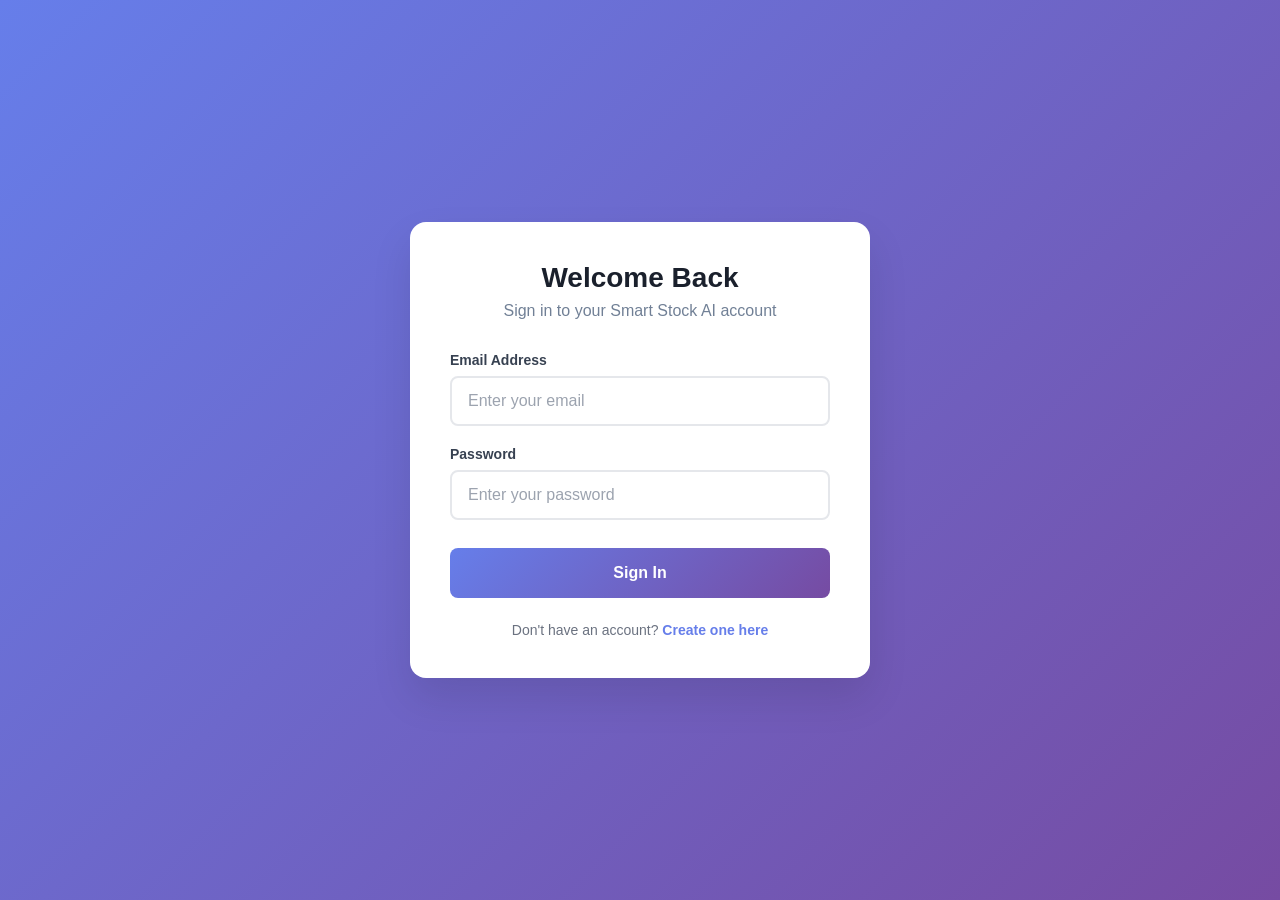
<file: 1st prog/index.html>
<!doctype html>
<html lang="en">
  <head>
    <meta charset="UTF-8" />
    <meta name="viewport" content="width=device-width, initial-scale=1.0" />
    <title>Login & Registration</title>
    <link rel="stylesheet" href="css/style.css" />
  </head>
  <body>
    <div class="container">
      <!-- Login Form -->
      <div class="form-container" id="login-form">
        <div class="form-header">
          <h2>Welcome Back</h2>
          <p>Sign in to your Smart Stock AI account</p>
        </div>
        <form method="POST" action="php/login.php">
          <div class="form-group">
            <label for="email">Email Address</label>
            <input
              type="email"
              id="email"
              name="email"
              placeholder="Enter your email"
              required
            />
          </div>
          <div class="form-group">
            <label for="password">Password</label>
            <input
              type="password"
              id="password"
              name="password"
              placeholder="Enter your password"
              required
            />
          </div>
          <button type="submit" class="btn btn-primary">Sign In</button>
          <p class="toggle-text">
            Don't have an account?
            <a href="#" onclick="toggleForms()">Create one here</a>
          </p>
        </form>
        <div id="login-message"></div>
      </div>

      <!-- Registration Form -->
      <div class="form-container" id="register-form" style="display: none">
        <div class="form-header">
          <h2>Create Account</h2>
          <p>Join Smart Stock AI to manage your inventory</p>
        </div>
        <form method="POST" action="php/register.php">
          <div class="form-row">
            <div class="form-group">
              <label for="first-name">First Name</label>
              <input
                type="text"
                id="first-name"
                name="first_name"
                placeholder="John"
                required
              />
            </div>
            <div class="form-group">
              <label for="middle-name">Middle Name</label>
              <input
                type="text"
                id="middle-name"
                name="middle_name"
                placeholder="Robert"
              />
            </div>
          </div>
          <div class="form-row">
            <div class="form-group">
              <label for="suffix-name">Suffix</label>
              <input
                type="text"
                id="suffix-name"
                name="suffix_name"
                placeholder="Jr., Sr."
              />
            </div>
            <div class="form-group">
              <label for="last-name">Last Name</label>
              <input
                type="text"
                id="last-name"
                name="last_name"
                placeholder="Doe"
                required
              />
            </div>
          </div>
          <div class="form-group">
            <label for="reg-email">Email Address</label>
            <input
              type="email"
              id="reg-email"
              name="email"
              placeholder="john.doe@example.com"
              required
            />
          </div>
          <div class="form-row">
            <div class="form-group">
              <label for="reg-password">Password</label>
              <input
                type="password"
                id="reg-password"
                name="password"
                placeholder="Min. 6 characters"
                required
              />
            </div>
            <div class="form-group">
              <label for="confirm-password">Confirm Password</label>
              <input
                type="password"
                id="confirm-password"
                name="confirm_password"
                placeholder="Repeat password"
                required
              />
            </div>
          </div>
          <div class="form-section">
            <h3>Location Information</h3>
            <div class="form-row">
              <div class="form-group">
                <label for="province">Province</label>
                <select id="province" name="province_id" required>
                  <option value="">Select Province</option>
                </select>
              </div>
              <div class="form-group">
                <label for="municipality">Municipality</label>
                <select
                  id="municipality"
                  name="municipality_id"
                  required
                  disabled
                >
                  <option value="">Select Municipality</option>
                </select>
              </div>
            </div>
            <div class="form-group">
              <label for="barangay">Barangay</label>
              <select id="barangay" name="barangay_id" required disabled>
                <option value="">Select Barangay</option>
              </select>
            </div>
          </div>
          <div class="form-section">
            <h3>Store Information</h3>
            <div class="form-group">
              <label for="store-option">Store Option</label>
              <div class="radio-group">
                <label class="radio-label">
                  <input
                    type="radio"
                    name="store_option"
                    value="existing"
                    checked
                    onchange="toggleStoreInput()"
                  />
                  <span>Select Existing Store</span>
                </label>
                <label class="radio-label">
                  <input
                    type="radio"
                    name="store_option"
                    value="new"
                    onchange="toggleStoreInput()"
                  />
                  <span>Create New Store</span>
                </label>
              </div>
            </div>
            <div class="form-group" id="existing-store-group">
              <label for="store-select">Select Store</label>
              <select id="store-select" name="store_id">
                <option value="">Choose a Store</option>
              </select>
            </div>
            <div class="form-group" id="new-store-group" style="display: none">
              <label for="custom-store-name">Store Name</label>
              <input
                type="text"
                id="custom-store-name"
                name="custom_store_name"
                placeholder="Enter your store name"
              />
            </div>
          </div>
          <button type="submit" class="btn btn-primary">Create Account</button>
          <p class="toggle-text">
            Already have an account?
            <a href="#" onclick="toggleForms()">Sign in here</a>
          </p>
        </form>
        <div id="register-message"></div>
      </div>
    </div>

    <script src="js/script.js"></script>
  </body>
</html>
</file>
<file: 1st prog/css/style.css>
* {
    margin: 0;
    padding: 0;
    box-sizing: border-box;
}

body {
    font-family: 'Segoe UI', Tahoma, Geneva, Verdana, sans-serif;
    background: linear-gradient(135deg, #667eea 0%, #764ba2 100%);
    min-height: 100vh;
    display: flex;
    justify-content: center;
    align-items: center;
    margin: 0;
    padding: 20px;
}

.container {
    width: 100%;
    max-width: 500px;
    padding: 20px;
}

.form-container {
    background: white;
    padding: 40px;
    border-radius: 16px;
    box-shadow: 0 20px 40px rgba(0, 0, 0, 0.1);
    animation: slideIn 0.3s ease;
}

@keyframes slideIn {
    from {
        opacity: 0;
        transform: translateY(-20px);
    }
    to {
        opacity: 1;
        transform: translateY(0);
    }
}

.form-header {
    text-align: center;
    margin-bottom: 32px;
}

.form-header h2 {
    color: #1a202c;
    font-size: 28px;
    font-weight: 700;
    margin-bottom: 8px;
}

.form-header p {
    color: #718096;
    font-size: 16px;
}

.form-row {
    display: grid;
    grid-template-columns: 1fr 1fr;
    gap: 16px;
}

.form-group {
    margin-bottom: 20px;
}

.form-group label {
    display: block;
    margin-bottom: 8px;
    color: #374151;
    font-weight: 600;
    font-size: 14px;
}

input, select {
    width: 100%;
    padding: 14px 16px;
    border: 2px solid #e5e7eb;
    border-radius: 8px;
    font-size: 16px;
    transition: all 0.2s ease;
    background-color: white;
    box-sizing: border-box;
}

input:focus, select:focus {
    outline: none;
    border-color: #667eea;
    box-shadow: 0 0 0 3px rgba(102, 126, 234, 0.1);
}

input::placeholder {
    color: #9ca3af;
}

.btn {
    width: 100%;
    padding: 16px;
    background: linear-gradient(135deg, #667eea 0%, #764ba2 100%);
    color: white;
    border: none;
    border-radius: 8px;
    font-size: 16px;
    font-weight: 600;
    cursor: pointer;
    transition: all 0.2s ease;
    margin-top: 8px;
}

.btn:hover {
    transform: translateY(-1px);
    box-shadow: 0 10px 20px rgba(102, 126, 234, 0.3);
}

.btn:active {
    transform: translateY(0);
}

.btn-primary {
    background: linear-gradient(135deg, #667eea 0%, #764ba2 100%);
}

.toggle-text {
    text-align: center;
    margin-top: 24px;
    color: #6b7280;
    font-size: 14px;
}

.toggle-text a {
    color: #667eea;
    text-decoration: none;
    font-weight: 600;
    cursor: pointer;
    transition: color 0.2s;
}

.toggle-text a:hover {
    color: #764ba2;
}

#login-message, #register-message {
    margin-top: 20px;
    padding: 16px;
    border-radius: 8px;
    text-align: center;
    font-weight: 500;
    display: none;
}

#login-message.success, #register-message.success {
    display: block;
    background: #d1fae5;
    color: #065f46;
    border: 1px solid #a7f3d0;
}

#login-message.error, #register-message.error {
    display: block;
    background: #fee2e2;
    color: #991b1b;
    border: 1px solid #fecaca;
}

.form-section {
    margin-bottom: 24px;
    padding: 20px;
    background: #f9fafb;
    border-radius: 12px;
    border: 1px solid #e5e7eb;
}

.form-section h3 {
    margin-bottom: 16px;
    color: #374151;
    font-size: 16px;
    font-weight: 600;
}

.radio-group {
    display: flex;
    gap: 16px;
    margin-top: 8px;
}

.radio-label {
    display: flex;
    align-items: center;
    gap: 8px;
    cursor: pointer;
    font-weight: 500;
    color: #374151;
}

.radio-label input[type="radio"] {
    width: auto;
    margin: 0;
}

@media (max-width: 600px) {
    .container {
        max-width: 100%;
        padding: 16px;
    }

    .form-container {
        padding: 24px 20px;
    }

    .form-header h2 {
        font-size: 24px;
    }

    .form-row {
        grid-template-columns: 1fr;
        gap: 12px;
    }

    .radio-group {
        flex-direction: column;
        gap: 12px;
    }
}

/* Admin dashboard styles */
body.admin-body {
    min-height: 100vh;
    background: #f4f5fb;
    display: block;
    padding: 0;
}

.app-shell {
    display: grid;
    grid-template-columns: 280px 1fr;
    min-height: 100vh;
}

.sidebar {
    background: #ffffff;
    border-right: 1px solid #e6e9f4;
    padding: 32px 24px;
    display: flex;
    flex-direction: column;
    gap: 28px;
}

.brand {
    display: flex;
    align-items: center;
    gap: 16px;
    margin-bottom: 24px;
}

.brand-logo {
    width: 48px;
    height: 48px;
    border-radius: 14px;
    background: linear-gradient(135deg, #7f5dff, #c271ff);
    color: white;
    font-weight: 700;
    display: grid;
    place-items: center;
    font-size: 20px;
}

.brand h1 {
    margin-bottom: 4px;
    font-size: 18px;
}

.brand p {
    color: #7b7e8c;
    font-size: 13px;
}

.profile-card {
    display: flex;
    align-items: center;
    gap: 14px;
    padding: 18px;
    background: #f6f7ff;
    border-radius: 16px;
}

.profile-avatar {
    width: 46px;
    height: 46px;
    border-radius: 50%;
    background: #7f5dff;
    color: white;
    display: grid;
    place-items: center;
    font-weight: 700;
    font-size: 18px;
}

.profile-card strong {
    display: block;
    font-size: 15px;
}

.profile-card p {
    color: #6b7280;
    font-size: 13px;
}

.menu {
    display: flex;
    flex-direction: column;
    gap: 12px;
}

.menu-item {
    display: flex;
    align-items: center;
    gap: 10px;
    padding: 14px 16px;
    border-radius: 14px;
    color: #5b6081;
    text-decoration: none;
    font-weight: 500;
    transition: background 0.2s, color 0.2s;
}

.menu-item:hover,
.menu-item.active {
    background: rgba(102, 126, 234, 0.08);
    color: #4f46e5;
}

.main-content {
    padding: 32px 32px 48px;
}

.topbar {
    display: flex;
    justify-content: space-between;
    align-items: center;
    gap: 16px;
    margin-bottom: 28px;
}

.topbar h2 {
    font-size: 28px;
    margin-bottom: 6px;
}

.topbar p {
    color: #6b7280;
}

.topbar-actions {
    display: flex;
    align-items: center;
    gap: 14px;
}

.user-chip {
    padding: 12px 16px;
    background: #ffffff;
    border-radius: 14px;
    box-shadow: 0 10px 25px rgba(134, 139, 242, 0.08);
    display: flex;
    flex-direction: column;
    align-items: flex-start;
}

.user-chip span {
    font-weight: 700;
}

.user-chip small {
    color: #6b7280;
}

.btn-logout {
    background: #4f46e5;
    color: white;
    border: none;
    padding: 12px 20px;
    border-radius: 14px;
    cursor: pointer;
}

.metrics-grid {
    display: grid;
    grid-template-columns: repeat(3, minmax(0, 1fr));
    gap: 20px;
    margin-bottom: 24px;
}

.metric-card {
    padding: 24px;
    border-radius: 24px;
    color: white;
    display: flex;
    flex-direction: column;
    justify-content: space-between;
    min-height: 150px;
}

.metric-card p {
    margin-bottom: 14px;
    opacity: 0.9;
}

.metric-card h2 {
    font-size: 34px;
    margin-bottom: 0;
}

.metric-tag {
    display: inline-block;
    margin-top: 20px;
    background: rgba(255,255,255,0.18);
    padding: 8px 12px;
    border-radius: 999px;
    font-size: 13px;
}

.gradient-pink {
    background: linear-gradient(135deg, #ff8ba7 0%, #ff6776 100%);
}

.gradient-blue {
    background: linear-gradient(135deg, #4491ff 0%, #1bb2ff 100%);
}

.gradient-green {
    background: linear-gradient(135deg, #1fd1a6 0%, #2dd4bf 100%);
}

.charts-row {
    display: grid;
    grid-template-columns: 2fr 1fr;
    gap: 22px;
    margin-bottom: 24px;
}

.chart-panel {
    background: white;
    padding: 24px;
    border-radius: 24px;
    box-shadow: 0 12px 40px rgba(90, 100, 200, 0.08);
}

.donut-panel {
    display: flex;
    flex-direction: column;
    justify-content: space-between;
}

.panel-header {
    display: flex;
    justify-content: space-between;
    align-items: center;
    margin-bottom: 22px;
    gap: 12px;
}

.panel-header h3 {
    font-size: 20px;
    margin: 0;
}

.panel-badges {
    display: flex;
    gap: 10px;
}

.panel-badges span {
    padding: 8px 12px;
    border-radius: 999px;
    background: #f3f4ff;
    color: #4b5563;
    font-size: 13px;
}

.prediction-list {
    background: white;
    padding: 24px;
    border-radius: 24px;
    box-shadow: 0 12px 40px rgba(90, 100, 200, 0.08);
}

.section-header {
    display: flex;
    justify-content: space-between;
    align-items: center;
    margin-bottom: 18px;
}

.section-header h3 {
    margin: 0;
}

.section-header span {
    color: #6b7280;
    font-size: 14px;
}

.prediction-cards {
    display: grid;
    grid-template-columns: repeat(3, minmax(0, 1fr));
    gap: 18px;
}

.prediction-card {
    padding: 18px;
    background: #f8f9ff;
    border-radius: 20px;
    min-height: 170px;
    display: flex;
    flex-direction: column;
    justify-content: space-between;
}

.prediction-header {
    display: flex;
    justify-content: space-between;
    align-items: center;
    gap: 12px;
    margin-bottom: 14px;
}

.prediction-header span {
    background: rgba(79, 70, 229, 0.1);
    color: #4f46e5;
    padding: 6px 10px;
    border-radius: 999px;
    font-size: 12px;
}

.prediction-card p {
    color: #4b5563;
    font-size: 14px;
    line-height: 1.7;
}

.prediction-footer {
    display: flex;
    justify-content: space-between;
    align-items: center;
    color: #6b7280;
    font-size: 13px;
    margin-top: 16px;
}

.empty-state {
    padding: 36px;
    text-align: center;
    color: #6b7280;
}

/* Button Styles */
.btn-danger {
    background: linear-gradient(135deg, #ef4444 0%, #dc2626 100%);
}

.btn-danger:hover {
    box-shadow: 0 10px 20px rgba(239, 68, 68, 0.3);
}

.btn-warning {
    background: linear-gradient(135deg, #f59e0b 0%, #d97706 100%);
}

.btn-warning:hover {
    box-shadow: 0 10px 20px rgba(245, 158, 11, 0.3);
}

.btn-success {
    background: linear-gradient(135deg, #10b981 0%, #059669 100%);
}

.btn-success:hover {
    box-shadow: 0 10px 20px rgba(16, 185, 129, 0.3);
}

.btn-info {
    background: linear-gradient(135deg, #3b82f6 0%, #2563eb 100%);
}

.btn-info:hover {
    box-shadow: 0 10px 20px rgba(59, 130, 246, 0.3);
}

.btn-logout {
    background: linear-gradient(135deg, #6366f1 0%, #8b5cf6 100%);
    padding: 10px 20px;
    font-size: 14px;
}

.btn-sm {
    padding: 8px 12px;
    font-size: 12px;
    margin-top: 0;
}

/* Alert Styles */
.alert {
    padding: 16px;
    border-radius: 8px;
    margin-bottom: 24px;
    display: flex;
    align-items: center;
    gap: 12px;
    font-weight: 500;
}

.alert-success {
    background: #d1fae5;
    color: #065f46;
    border: 1px solid #a7f3d0;
}

.alert-error {
    background: #fee2e2;
    color: #991b1b;
    border: 1px solid #fecaca;
}

/* Form Grid */
.form-grid {
    display: grid;
    grid-template-columns: 1fr 1fr auto;
    gap: 16px;
    align-items: flex-end;
}

@media (max-width: 768px) {
    .form-grid {
        grid-template-columns: 1fr;
    }
}

/* Table Styles */
.data-table {
    width: 100%;
    border-collapse: collapse;
    margin-top: 12px;
}

.data-table thead {
    background: #f9fafb;
    border-bottom: 2px solid #e5e7eb;
}

.data-table th {
    padding: 12px;
    text-align: left;
    font-weight: 600;
    color: #374151;
    font-size: 13px;
}

.data-table td {
    padding: 14px 12px;
    border-bottom: 1px solid #e5e7eb;
    color: #4b5563;
    font-size: 14px;
}

.data-table tbody tr:hover {
    background: #f9fafb;
}

/* Stock Badge */
.stock-badge {
    display: inline-block;
    padding: 6px 12px;
    border-radius: 999px;
    font-size: 12px;
    font-weight: 600;
}

.stock-high {
    background: #d1fae5;
    color: #065f46;
}

.stock-low {
    background: #fee2e2;
    color: #991b1b;
}

.text-muted {
    color: #9ca3af;
}

@media (max-width: 1100px) {
    .app-shell {
        grid-template-columns: 1fr;
    }

    .charts-row,
    .prediction-cards {
        grid-template-columns: 1fr;
    }

    .sidebar {
        flex-direction: row;
        overflow-x: auto;
        padding: 18px;
        border-right: none;
        border-bottom: 1px solid #e6e9f4;
    }

    .menu {
        flex-direction: row;
        gap: 8px;
    }

    .profile-card {
        display: none;
    }
}

@media (max-width: 720px) {
    .main-content {
        padding: 20px;
    }

    .topbar {
        flex-direction: column;
        align-items: flex-start;
        gap: 16px;
    }

    .metric-card {
        min-height: 130px;
    }
}

.page-grid {
    display: grid;
    grid-template-columns: repeat(2, minmax(0, 1fr));
    gap: 24px;
    margin-bottom: 24px;
}

.panel-box,
.panel-card {
    background: white;
    padding: 24px;
    border-radius: 24px;
    box-shadow: 0 12px 40px rgba(90, 100, 200, 0.08);
}

.panel-title,
.panel-header {
    display: flex;
    justify-content: space-between;
    align-items: center;
    margin-bottom: 18px;
    gap: 10px;
}

.panel-title h3,
.panel-header h3 {
    margin: 0;
    font-size: 18px;
}

.panel-form {
    display: grid;
    gap: 16px;
}

.panel-form label {
    font-weight: 600;
    color: #4b5563;
}

.table-responsive {
    overflow-x: auto;
}

.product-table {
    width: 100%;
    border-collapse: collapse;
    min-width: 720px;
}

.product-table th,
.product-table td {
    padding: 16px 14px;
    text-align: left;
    border-bottom: 1px solid #edf2f7;
    color: #4b5563;
    font-size: 14px;
}

.product-table th {
    background: #f8f9ff;
    font-weight: 700;
}

.product-table tr:hover {
    background: #fafbff;
}

.alert {
    border-radius: 16px;
    padding: 16px 20px;
    margin-bottom: 20px;
    font-weight: 600;
}

.success-alert {
    background: #e3fcec;
    color: #065f46;
}

.error-alert {
    background: #ffe3e3;
    color: #7f1d1d;
}

@media (max-width: 900px) {
    .page-grid {
        grid-template-columns: 1fr;
    }
    .product-table {
        min-width: 100%;
    }
}
</file>
